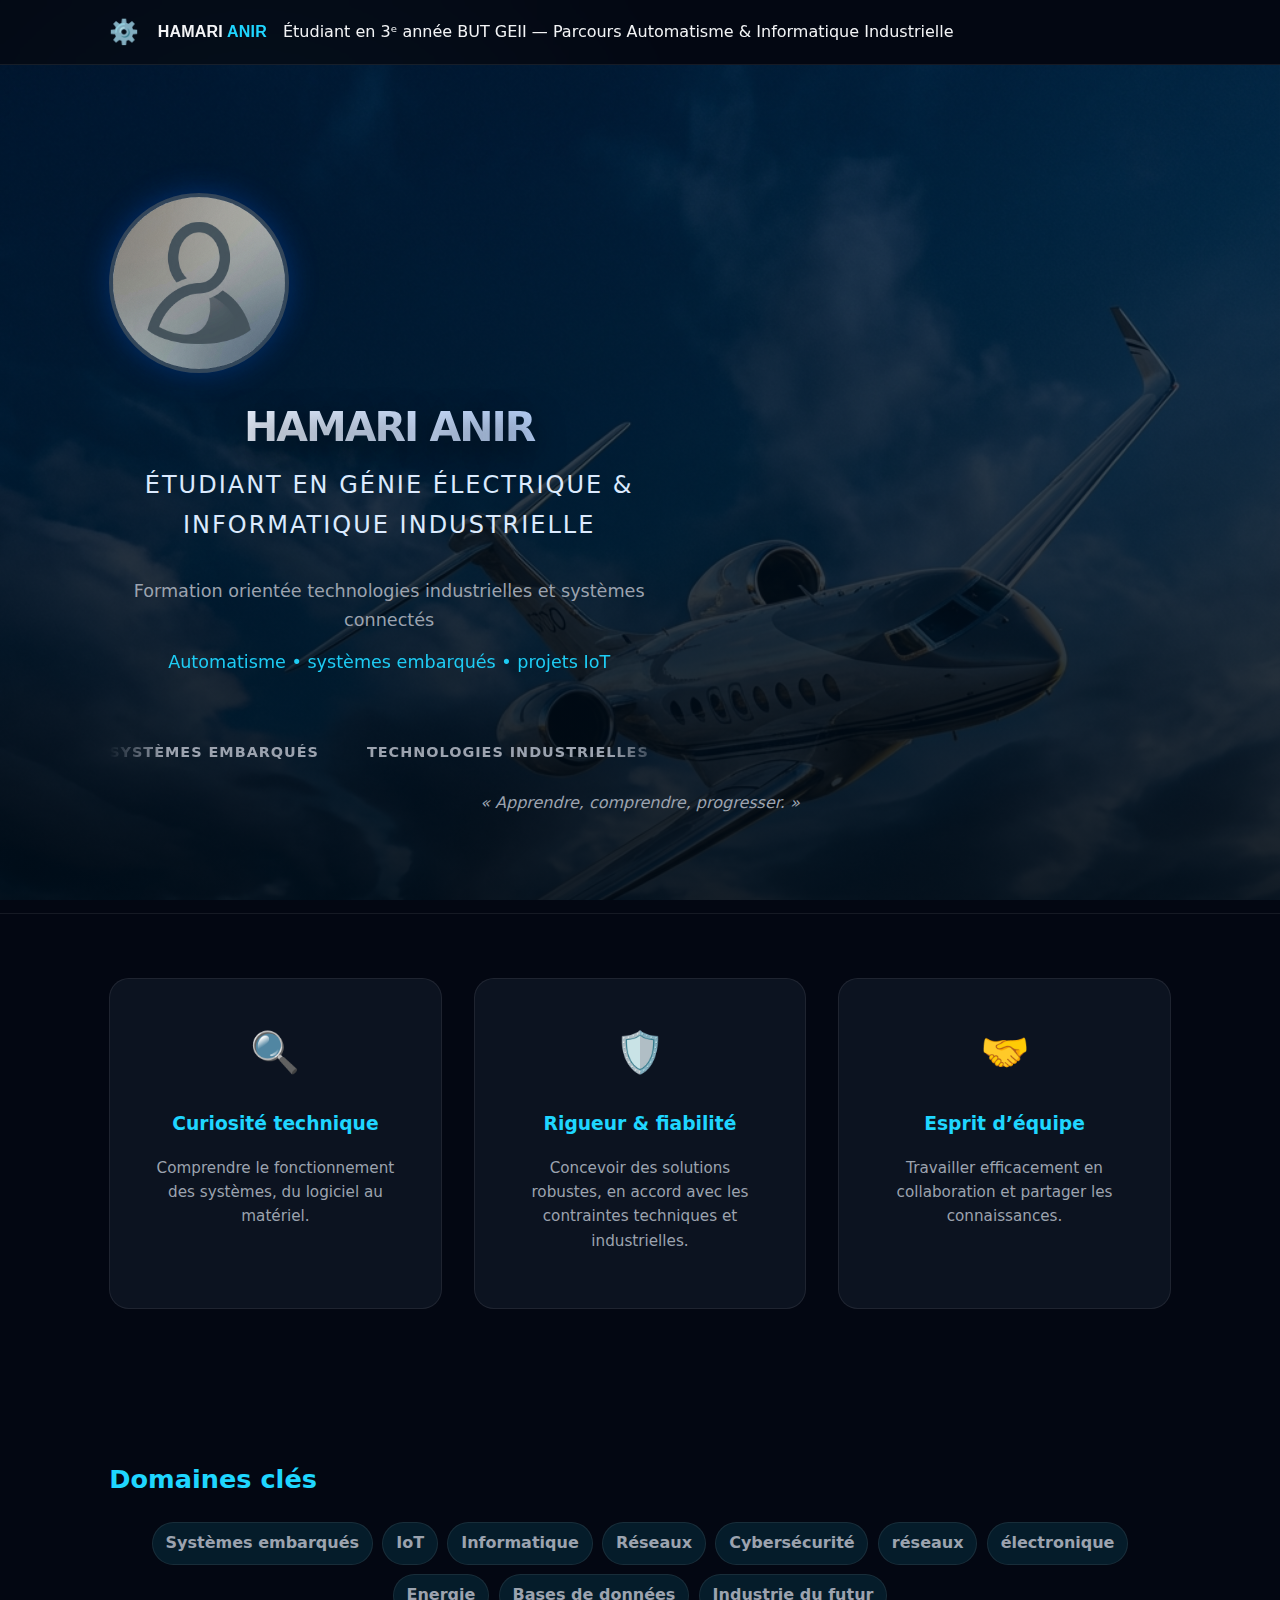
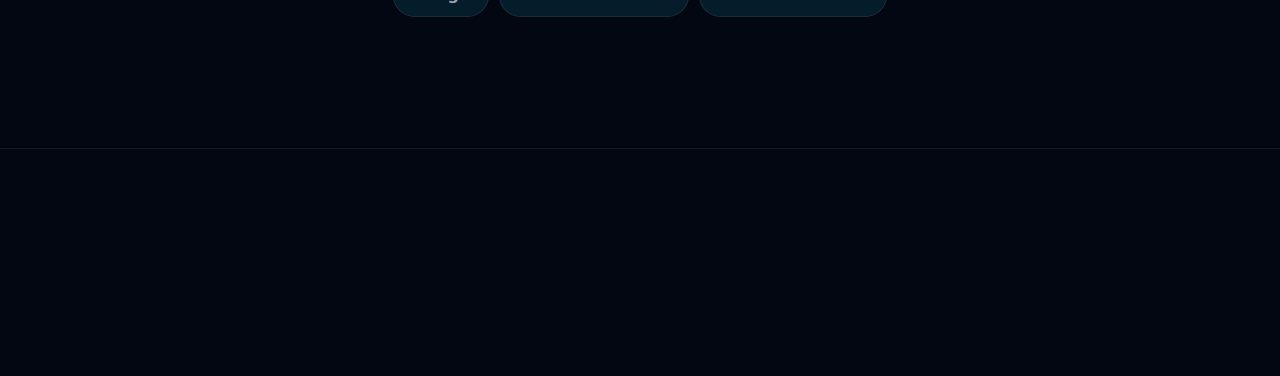
<file: index.html>
<!DOCTYPE html>
<html lang="fr" dir="ltr">

<head>
  <meta charset="UTF-8" />
  <meta name="viewport" content="width=device-width, initial-scale=1" />
  <title>Hamari Anir – Portfolio</title>
  <meta name="description"
    content="Portfolio de Hamari Anir (BUT GEII) : projets en automatisme, réseaux, cloud et cybersécurité." />

  <!-- Perf -->
  <link rel="preconnect" href="https://fonts.gstatic.com" crossorigin>
  <meta name="theme-color" content="#0B3D91" />
  <link rel="icon" href="assets/favicon.ico" />
  <link rel="canonical" href="https://areza-ma.github.io/portfolio/" />

  <!-- Social -->
  <meta property="og:title" content="Hamari Anir – Portfolio">
  <meta property="og:description" content="Projets en automatisme, réseaux, cloud & cybersécurité.">
  <meta property="og:type" content="website">
  <meta property="og:image" content="assets/preview.png">
  <meta name="twitter:card" content="summary_large_image">

  <link rel="stylesheet" href="assets/css/style.css" />
</head>

<body data-theme="system">
  <!-- Lien d’évitement -->
  <!-- <a class="skip-link" href="#contenu">Aller au contenu</a>

  <!-- En-tête & nav -->
  <header class="site-header" role="banner">
    <div class="container header-bar">
      <a class="brand" href="index.html" aria-label="Accueil Hamari Anir">
        <span class="brand-icon">⚙️</span>
        <span class="brand-text">HAMARI <span class="brand-accent">ANIR</span></span>
      </a>
      <div class="header-tagline">Étudiant en 3ᵉ année BUT GEII — Parcours Automatisme & Informatique Industrielle</div>
    </div>
  </header>

  <main id="contenu" tabindex="-1">
    <section class="hero-block reveal">
      <div class="container hero-grid centered-hero">

        <!-- Photo Profile -->
        <div class="profile-photo-container">
          <img src="assets/photo_placeholder.png" alt="Hamari Anir" class="profile-photo">
        </div>

        <div class="hero-text full-width">
          <h1 class="hero-title-huge reveal delay-1">HAMARI <span class="accent">ANIR</span></h1>
          <h2 class="hero-subtitle reveal delay-2">Étudiant en Génie Électrique & Informatique Industrielle</h2>

          <p class="lead reveal delay-3">
            Formation orientée technologies industrielles et systèmes connectés
            <br>
            <span class="highlight-text">Automatisme • systèmes embarqués • projets IoT</span>
          </p>

          <!-- Ticker Déroulant (Dynamisme Max) -->
          <div class="tech-ticker reveal delay-3">
            <div class="ticker-track">
              <span class="ticker-item">Systèmes embarqués</span>
<span class="ticker-item">Technologies industrielles</span>
<span class="ticker-item">Programmation</span>
<span class="ticker-item">Objets connectés</span>
<span class="ticker-item">Formation en cours</span>

<!-- Repeat -->
<span class="ticker-item">Systèmes embarqués</span>
<span class="ticker-item">Technologies industrielles</span>
<span class="ticker-item">Programmation</span>
<span class="ticker-item">Objets connectés</span>
<span class="ticker-item">Formation en cours</span>


            </div>
          </div>

        </div>
      </div>

      <blockquote class="quote reveal delay-3">
        «&nbsp;Apprendre, comprendre, progresser.&nbsp;»
      </blockquote>
    </section>

    <!-- Section Valeurs / Approche (Déroulement au scroll) -->
    <section class="values-section reveal">
      <div class="container">
        <div class="values-grid">
          <div class="value-card reveal delay-1">
            <div class="value-icon">🔍</div>
           <h3>Curiosité technique</h3>
          <p>Comprendre le fonctionnement des systèmes, du logiciel au matériel.</p>
          </div>
          <div class="value-card reveal delay-2">
            <div class="value-icon">🛡️</div>
         <h3>Rigueur & fiabilité</h3>
          <p>Concevoir des solutions robustes, en accord avec les contraintes techniques et industrielles.</p>

          </div>
          <div class="value-card reveal delay-3">
            <div class="value-icon">🤝</div>
            <h3>Esprit d’équipe</h3>
            <p>Travailler efficacement en collaboration et partager les connaissances.</p>

          </div>
        </div>
      </div>
    </section>

    <section class="highlights reveal" aria-labelledby="skills-title">
      <div class="container">
        <h2 id="skills-title" class="h2">Domaines clés</h2>
        <ul class="pill-list" role="list">
          <li class="pill">Systèmes embarqués</li>
          <li class="pill">IoT</li>
          <li class="pill">Informatique</li>
          <li class="pill">Réseaux </li>
          <li class="pill">Cybersécurité</li>
          <li class="pill">réseaux</li>
          <li class="pill">électronique</li>
          <li class="pill">Energie</li>
          <li class="pill">Bases de données</li>
          <li class="pill">Industrie du futur</li>
          
          
        </ul>
      </div>
    </section>
  </main>

  <footer class="site-footer" role="contentinfo">
    <div class="container footer-content animate">
      <div class="footer-icons-row">
        <a href="index.html" class="footer-icon-link active" aria-label="Accueil">
          <span class="icon">🏠</span>
          <span class="text">Accueil</span>
        </a>
        <a href="about.html" class="footer-icon-link" aria-label="Compétences">
          <span class="icon">👤</span>
          <span class="text">À propos</span>
        </a>
        <a href="projects.html" class="footer-icon-link" aria-label="Projets">
          <span class="icon">💼</span>
          <span class="text">Projets</span>
        </a>
        <a href="contact.html" class="footer-icon-link" aria-label="Contact">
          <span class="icon">✉️</span>
          <span class="text">Contact</span>
        </a>
      </div>
      <p class="copyright">&copy; 2026 Hamari Anir. Tous droits réservés.</p>
    </div>
  </footer>

  <!-- Données structurées -->
  <script type="application/ld+json">
  {
    "@context": "https://schema.org",
    "@type": "Person",
    "name": "Hamari Anir",
    "jobTitle": "Étudiant BUT GEII",
    "url": "https://areza-ma.github.io/portfolio/",
    "sameAs": ["https://www.linkedin.com/in/anir-hamari/"]
  }
  </script>

  <noscript>
    <style>
      .nav-toggle {
        display: none
      }
    </style>
  </noscript>
  <script src="assets/js/main.js" defer></script>
</body>

</html>
</file>
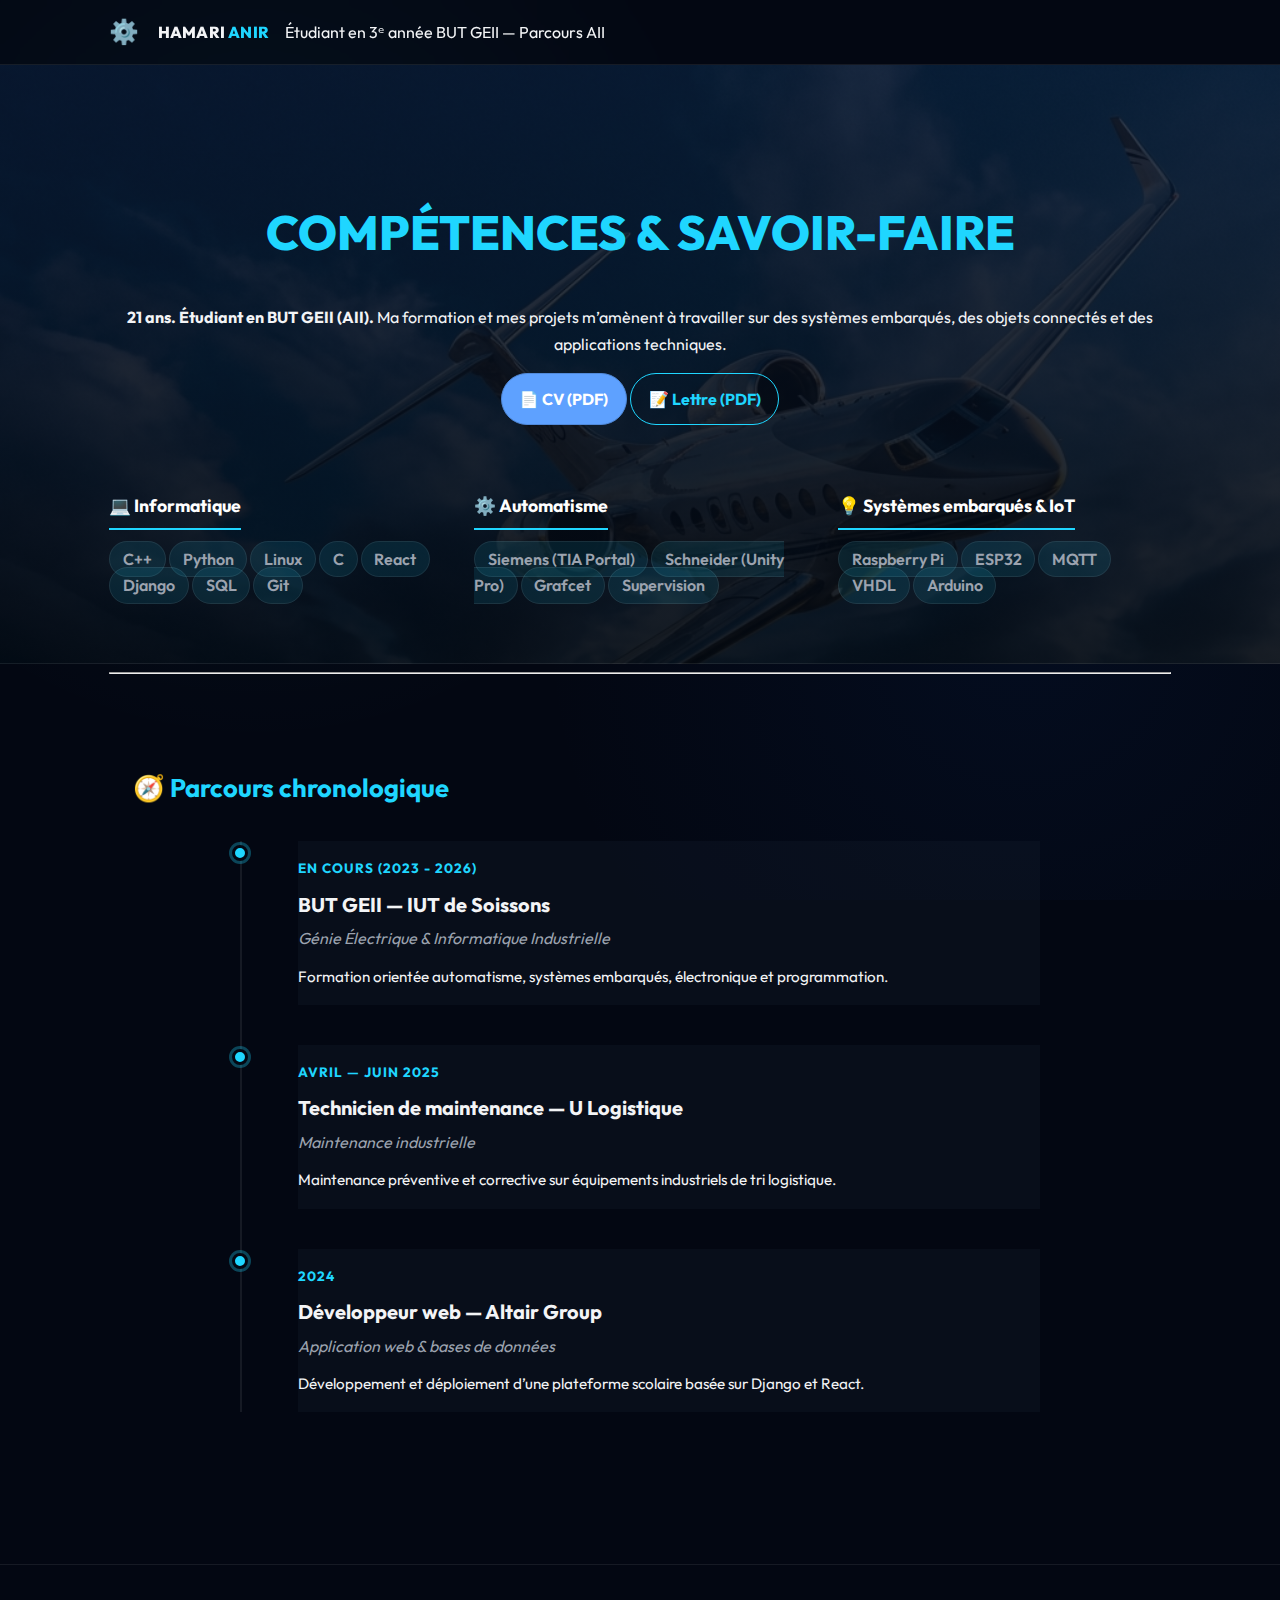
<file: about.html>
<!DOCTYPE html>
<html lang="fr" data-theme="dark">

<head>
  <meta charset="UTF-8">
  <meta name="description" content="Profil de Hamari Anir - Passionné IoT & Systèmes Embarqués">
  <meta name="viewport" content="width=device-width, initial-scale=1.0">
  <title>Compétences | Hamari Anir</title>

  <!-- Fonts & Icons -->
  <link rel="preconnect" href="https://fonts.googleapis.com">
  <link rel="preconnect" href="https://fonts.gstatic.com" crossorigin>
  <link href="https://fonts.googleapis.com/css2?family=Outfit:wght@300;500;700;900&display=swap" rel="stylesheet">

  <link rel="stylesheet" href="assets/css/style.css">
</head>

<body>

  <header class="site-header" role="banner">
    <div class="container header-bar">
      <a class="brand" href="index.html" aria-label="Accueil Hamari Anir">
        <span class="brand-icon">⚙️</span>
        <span class="brand-text">HAMARI <span class="brand-accent">ANIR</span></span>
      </a>
      <div class="header-tagline">Étudiant en 3ᵉ année BUT GEII — Parcours AII</div>
    </div>
  </header>

  <main id="contenu" tabindex="-1">

    <!-- Section Intro "Synthetic" -->
    <section class="about-hero animate">
      <div class="container about-grid">

        <div class="about-text">
          <h1 class="section-title">Compétences & <span class="accent">savoir-faire</span></h1>
          <p class="lead-text">
            <strong>21 ans. Étudiant en BUT GEII (AII).</strong> Ma formation et mes projets m’amènent à travailler sur
            des systèmes embarqués, des objets connectés et des applications techniques.
          </p>

          <div class="cta-row">
            <a href="cvanir.pdf.pdf" class="btn btn-primary" target="_blank" rel="noopener" download>📄 CV (PDF)</a>
            <a href="ltmotiv.pdf" class="btn btn-outline" target="_blank" rel="noopener" download>📝 Lettre (PDF)</a>
          </div>
        </div>

        <!-- Skills Visuels (Original Exact) -->
        <div class="skills-visual">
          <div class="skill-category">
            <h3>💻 Informatique</h3>
            <div class="skill-tags">
              <span class="pill">C++</span>
              <span class="pill">Python</span>
              <span class="pill">Linux</span>
              <span class="pill">C</span>
              <span class="pill">React</span>
              <span class="pill">Django</span>
              <span class="pill">SQL</span>
              <span class="pill">Git</span>
            </div>
          </div>

          <div class="skill-category">
            <h3>⚙️ Automatisme</h3>
            <div class="skill-tags">
              <span class="pill">Siemens (TIA Portal)</span>
              <span class="pill">Schneider (Unity Pro)</span>
              <span class="pill">Grafcet</span>
              <span class="pill">Supervision</span>
            </div>
          </div>

          <div class="skill-category">
            <h3>💡 Systèmes embarqués & IoT</h3>
            <div class="skill-tags">
              <span class="pill">Raspberry Pi</span>
              <span class="pill">ESP32</span>
              <span class="pill">MQTT</span>
              <span class="pill">VHDL</span>
              <span class="pill">Arduino</span>
            </div>
          </div>
        </div>

      </div>
    </section>

    <div class="container">
      <hr class="divider">

      <!-- Timeline -->
      <section class="timeline-section animate">
        <h2>🧭 Parcours chronologique</h2>
        <div class="timeline">

          <!-- Item 1 -->
          <div class="timeline-item">
            <div class="timeline-marker"></div>
            <div class="timeline-content">
              <span class="date">En cours (2023 - 2026)</span>
              <h3>BUT GEII — IUT de Soissons</h3>
              <h4>Génie Électrique & Informatique Industrielle</h4>
              <p>Formation orientée automatisme, systèmes embarqués, électronique et programmation.</p>
            </div>
          </div>

          <!-- Item 2 -->
          <div class="timeline-item">
            <div class="timeline-marker"></div>
            <div class="timeline-content">
              <span class="date">Avril — Juin 2025</span>
              <h3>Technicien de maintenance — U Logistique</h3>
              <h4>Maintenance industrielle</h4>
              <p>Maintenance préventive et corrective sur équipements industriels de tri logistique.</p>
            </div>
          </div>

          <!-- Item 3 -->
          <div class="timeline-item">
            <div class="timeline-marker"></div>
            <div class="timeline-content">
              <span class="date">2024</span>
              <h3>Développeur web — Altair Group</h3>
              <h4>Application web & bases de données</h4>
              <p>Développement et déploiement d’une plateforme scolaire basée sur Django et React.</p>
            </div>
          </div>

        </div>
      </section>

    </div>
  </main>

  <footer class="site-footer" role="contentinfo">
    <div class="container footer-content animate">
      <div class="footer-icons-row">
        <a href="index.html" class="footer-icon-link" aria-label="Accueil">
          <span class="icon">🏠</span>
          <span class="text">Accueil</span>
        </a>
        <a href="about.html" class="footer-icon-link active" aria-label="Compétences">
          <span class="icon">👤</span>
          <span class="text">À propos</span>
        </a>
        <a href="projects.html" class="footer-icon-link" aria-label="Projets">
          <span class="icon">💼</span>
          <span class="text">Projets</span>
        </a>
        <a href="contact.html" class="footer-icon-link" aria-label="Contact">
          <span class="icon">✉️</span>
          <span class="text">Contact</span>
        </a>
      </div>
      <p class="copyright">&copy; 2026 Hamari Anir. Tous droits réservés.</p>
    </div>
  </footer>

  <script src="assets/js/main.js"></script>
</body>

</html>
</file>
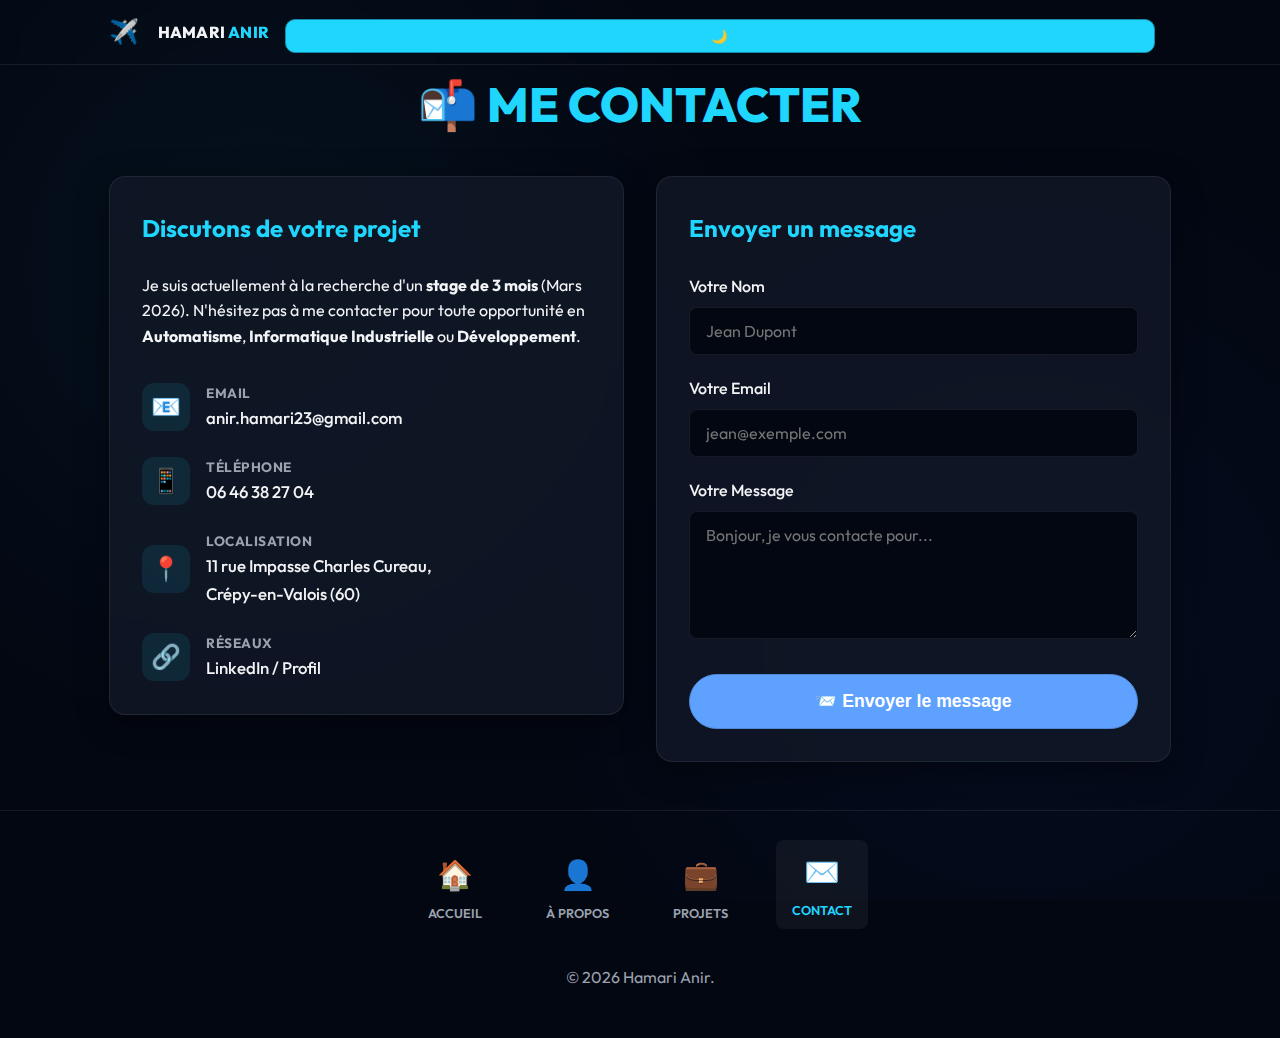
<file: contact.html>
<!DOCTYPE html>
<html lang="fr" data-theme="dark">

<head>
  <meta charset="UTF-8">
  <meta name="viewport" content="width=device-width, initial-scale=1.0">
  <title>📬 Contact - Hamari Anir</title>
  <link rel="stylesheet" href="assets/css/style.css">
  <link rel="preconnect" href="https://fonts.googleapis.com">
  <link rel="preconnect" href="https://fonts.gstatic.com" crossorigin>
  <link href="https://fonts.googleapis.com/css2?family=Outfit:wght@300;500;700;900&display=swap" rel="stylesheet">
  <meta name="description" content="📧 Contactez moi pour toute opportunité professionnelle (ou autres si besoin).">
</head>

<body>

  <header class="site-header" role="banner">
    <div class="container header-bar">
      <a class="brand" href="index.html" aria-label="Accueil Hamari Anir">
        <span class="brand-icon">✈️</span>
        <span class="brand-text">HAMARI <span class="brand-accent">ANIR</span></span>
      </a>
      <!-- Nav Removed -->
      <button id="dark-mode-toggle" class="btn btn-ghost" aria-label="Mode sombre">🌙</button>
    </div>
  </header>

  <main>
    <section id="contact" class="container animate">
      <h1 class="section-title">📬 Me Contacter</h1>

      <div class="contact-wrapper">
        <!-- Carte Infos -->
        <div class="contact-card">
          <div class="contact-header">
            <h2>Discutons de votre projet</h2>
            <p>
              Je suis actuellement à la recherche d'un <strong>stage de 3 mois</strong> (Mars 2026).
              N'hésitez pas à me contacter pour toute opportunité en <strong>Automatisme</strong>,
              <strong>Informatique Industrielle</strong> ou <strong>Développement</strong>.
            </p>
          </div>

          <ul class="contact-list">
            <li>
              <div class="icon-box">📧</div>
              <div class="info-content">
                <strong>Email</strong>
                <a href="mailto:anir.hamari23@gmail.com">anir.hamari23@gmail.com</a>
              </div>
            </li>
            <li>
              <div class="icon-box">📱</div>
              <div class="info-content">
                <strong>Téléphone</strong>
                <span>06 46 38 27 04</span>
              </div>
            </li>
            <li>
              <div class="icon-box">📍</div>
              <div class="info-content">
                <strong>Localisation</strong>
                <span>11 rue Impasse Charles Cureau,<br>Crépy-en-Valois (60)</span>
              </div>
            </li>
            <li>
              <div class="icon-box">🔗</div>
              <div class="info-content">
                <strong>Réseaux</strong>
                <a href="https://linkedin.com/in/anir-hamari" target="_blank" rel="noopener">LinkedIn / Profil</a>
              </div>
            </li>
          </ul>
        </div>

        <!-- Carte Formulaire -->
        <div class="form-card">
          <h2>Envoyer un message</h2>
          <form action="#" method="post">
            <div class="form-group">
              <label for="name">Votre Nom</label>
              <input type="text" id="name" name="name" placeholder="Jean Dupont" required>
            </div>

            <div class="form-group">
              <label for="email">Votre Email</label>
              <input type="email" id="email" name="email" placeholder="jean@exemple.com" required>
            </div>

            <div class="form-group">
              <label for="message">Votre Message</label>
              <textarea id="message" name="message" rows="5" placeholder="Bonjour, je vous contacte pour..."
                required></textarea>
            </div>

            <button type="submit" class="btn btn-primary full-width">📨 Envoyer le message</button>
          </form>
        </div>
      </div>
    </section>
  </main>

  <footer class="site-footer">
    <div class="container footer-content animate">
      <div class="footer-icons-row">
        <a href="index.html" class="footer-icon-link" aria-label="Accueil">
          <span class="icon">🏠</span>
          <span class="text">Accueil</span>
        </a>
        <a href="about.html" class="footer-icon-link" aria-label="Compétences">
          <span class="icon">👤</span>
          <span class="text">À propos</span>
        </a>
        <a href="projects.html" class="footer-icon-link" aria-label="Projets">
          <span class="icon">💼</span>
          <span class="text">Projets</span>
        </a>
        <a href="contact.html" class="footer-icon-link active" aria-label="Contact">
          <span class="icon">✉️</span>
          <span class="text">Contact</span>
        </a>
      </div>
      <p class="copyright">&copy; 2026 Hamari Anir.</p>
    </div>
  </footer>

  <script src="assets/js/main.js"></script>
</body>

</html>
</file>
<file: assets/css/style.css>
/* =========================================
   Thème & Accessibilité (NASA-like)
   ========================================= */
:root {
  /* NASA / Premium Palette */
  --bg: #030712;
  --bg-secondary: #0b1120;
  --card: rgba(17, 24, 39, 0.7);
  --card-bg: rgba(17, 24, 39, 0.8);
  --text: #f3f4f6;
  --muted: #9ca3af;
  --primary: #5ea1ff;
  --accent: #1fd6ff;
  --accent-glow: rgba(31, 214, 255, 0.4);
  --border: rgba(255, 255, 255, 0.08);
  --radius: 12px;
  --shadow: 0 8px 32px 0 rgba(0, 0, 0, 0.4);
  --glass: blur(12px);
  --spacing: 1.5rem;
}

body[data-theme="light"] {
  --bg: #f7fbff;
  --bg-2: #eef4fb;
  --text: #0e1116;
  --muted: #5b6370;
  --primary: #0B3D91;
  --accent: #00bfe6;
  --card: #ffffffea;
  --border: #e3e7ee;
  --shadow: 0 10px 30px rgba(0, 0, 0, .08);
}

body.dark,
body[data-theme="dark"] {
  --bg: #0a0f17;
  --bg-2: #0d1522;
  --text: #e8eef7;
  --muted: #a9b1c2;
  --primary: #5ea1ff;
  --accent: #1ed6ff;
  --card: #0f1b2b80;
  --border: #18314a;
  --shadow: 0 12px 36px rgba(0, 0, 0, .35);
}

/* =========================================
   Fond & Typo
   ========================================= */
* {
  box-sizing: border-box
}

html,
body {
  height: 100%
}

body {
  margin: 0;
  font-family: 'Outfit', ui-sans-serif, system-ui;
  color: var(--text);
  background:
    radial-gradient(circle at 20% 30%, rgba(31, 214, 255, 0.05) 0%, transparent 40%),
    radial-gradient(circle at 80% 70%, rgba(11, 61, 145, 0.1) 0%, transparent 40%),
    var(--bg);
  background-attachment: fixed;
  background-size: cover;
  line-height: 1.65;
}

/* Animation de fond (douce) */
@keyframes gradientFlow {
  0% {
    filter: hue-rotate(0deg)
  }

  50% {
    filter: hue-rotate(10deg)
  }

  100% {
    filter: hue-rotate(0deg)
  }
}

body {
  animation: gradientFlow 30s ease-in-out infinite
}

@media (prefers-reduced-motion: reduce) {
  body {
    animation: none
  }
}

/* Conteneur global réutilisable */
.container {
  max-width: 1100px;
  margin: 0 auto;
  padding: 0 1.2rem
}

/* Focus accessible */
:focus-visible {
  outline: 2px solid var(--accent);
  outline-offset: 3px;
  border-radius: 8px;
}

/* =========================================
   Header collant (sobre NASA)
   ========================================= */
.site-header {
  position: sticky;
  top: 0;
  z-index: 50;
  background: color-mix(in srgb, var(--bg-2) 80%, transparent);
  backdrop-filter: blur(8px);
  border-bottom: 1px solid var(--border);
}

.header-bar {
  display: grid;
  grid-template-columns: auto 1fr auto;
  align-items: center;
  min-height: 64px;
  gap: 1rem;
}

.brand {
  display: inline-flex;
  align-items: center;
  gap: .6rem;
  text-decoration: none;
  color: inherit;
  font-weight: 700
}

.brand-mark {
  width: 28px;
  height: 28px;
  border-radius: 50%;
  display: grid;
  place-items: center;
  background: var(--primary);
  color: #fff;
  font-weight: 800
}

.brand-text {
  letter-spacing: .2px
}

.primary-nav ul {
  list-style: none;
  display: flex;
  gap: .6rem;
  margin: 0;
  padding: 0
}

.primary-nav a {
  text-decoration: none;
  color: inherit;
  padding: .5rem .75rem;
  border-radius: 10px;
}

.primary-nav a:hover {
  background: color-mix(in srgb, var(--accent) 10%, transparent)
}

.primary-nav a.active,
[aria-current="page"] {
  color: var(--accent)
}

/* Mobile */
.nav-toggle {
  display: none
}

@media (max-width:820px) {
  .primary-nav ul {
    display: none
  }

  .primary-nav[data-open="true"] ul {
    display: flex;
    position: absolute;
    right: 1rem;
    top: 64px;
    flex-direction: column;
    background: var(--bg-2);
    border: 1px solid var(--border);
    border-radius: 12px;
    padding: .5rem;
    box-shadow: var(--shadow);
    min-width: 220px;
  }

  .nav-toggle {
    display: inline-flex;
    align-items: center;
    gap: .4rem;
    border: 1px solid var(--border);
    padding: .45rem .7rem;
    border-radius: 10px;
    background: var(--bg-2);
    color: var(--text)
  }
}

/* =========================================
   Sections Générales
   ========================================= */
section {
  padding: 4rem 1.5rem;
}

.section-title,
h1 {
  text-align: center;
  font-size: clamp(2rem, 3vw, 2.8rem);
  margin: 0 0 2rem;
  color: var(--accent);
}

h2 {
  font-size: 1.6rem;
  color: var(--accent)
}

.intro-text {
  font-size: 1.05rem;
  color: var(--muted);
  text-align: center;
  margin: 0 auto 2rem;
  max-width: 820px;
}

/* =========================================
   Hero
   ========================================= */
.hero-block {
  padding: 4rem 1.5rem;
  border-bottom: 1px solid var(--border)
}

.hero-container {
  display: flex;
  align-items: center;
  justify-content: center;
  gap: 3rem;
  flex-wrap: wrap;
  max-width: 1200px;
  margin: auto;
}

.hero-image {
  max-width: 350px;
  width: 100%;
  border-radius: 15px;
  box-shadow: 0 0 20px rgba(0, 212, 255, .2)
}

.hero-image.large {
  max-width: 520px;
  width: 100%
}

.hero-text {
  flex: 1;
  min-width: 280px;
  max-width: 560px;
  color: var(--text)
}

.hero-text h1 {
  font-size: clamp(1.9rem, 3.2vw, 2.6rem);
  margin: 0 0 1rem
}

.hero-text h1 span {
  color: var(--accent)
}

.hero-text p {
  font-size: 1.1rem;
  margin: 0 0 1.2rem;
  color: var(--muted)
}

.hero-block blockquote {
  font-style: italic;
  color: var(--muted);
  text-align: center;
  margin-top: 1.6rem;
  font-size: 1rem
}

/* Responsive hero */
@media (max-width:768px) {
  .hero-container {
    flex-direction: column;
    text-align: center
  }

  .hero-text {
    text-align: center
  }
}

/* =========================================
   Boutons
   ========================================= */
.btn,
.btn-download,
.btn-primary,
.btn-outline,
.btn-ghost {
  display: inline-flex;
  align-items: center;
  justify-content: center;
  gap: .5rem;
  padding: .75rem 1.1rem;
  border-radius: 999px;
  text-decoration: none;
  cursor: pointer;
  transition: transform .06s ease, background .2s ease, border-color .2s ease;
  user-select: none;
  font-weight: 700
}

.btn:active,
.btn-download:active,
.btn-primary:active,
.btn-outline:active,
.btn-ghost:active {
  transform: translateY(1px)
}

.btn-primary {
  background: var(--primary);
  color: #fff;
  border: 1px solid color-mix(in srgb, var(--primary) 85%, #000)
}

.btn-primary:hover {
  background: color-mix(in srgb, var(--primary) 88%, #000)
}

.btn-outline {
  background: transparent;
  color: var(--accent);
  border: 1px solid var(--accent)
}

.btn-outline:hover {
  background: color-mix(in srgb, var(--accent) 12%, transparent)
}

.btn-ghost {
  background: transparent;
  border: 1px solid var(--border);
  color: var(--text)
}

.btn-ghost:hover {
  background: color-mix(in srgb, var(--accent) 8%, transparent)
}

/* Compat avec ton ancien nom */
.btn-download {
  background-color: var(--accent);
  color: #000;
  border: 1px solid color-mix(in srgb, var(--accent) 70%, #000)
}

.btn-download:hover {
  background-color: color-mix(in srgb, var(--accent) 85%, #000)
}

/* =========================================
   Grille de projets
   ========================================= */
#projects .project {
  background: var(--card);
  border: 1px solid var(--border);
  backdrop-filter: var(--glass);
  border-radius: var(--radius);
  padding: 1.6rem;
  margin-bottom: 2rem;
  box-shadow: var(--shadow);
  transition: transform .25s ease, box-shadow .25s ease;
}

#projects .project:hover {
  transform: translateY(-6px);
  box-shadow: 0 18px 40px rgba(0, 0, 0, 0.6);
  border-color: var(--accent);
}

/* Petites pastilles (filtres/stack) */
.project-img {
  width: min(100%, 520px);
  height: auto;
  border-radius: 12px;
  margin: 1rem auto;
  display: block;
}

/* --- Contact Section Premium --- */
.contact-wrapper {
  display: grid;
  grid-template-columns: repeat(auto-fit, minmax(320px, 1fr));
  gap: 2rem;
  margin-top: 2rem;
  align-items: start;
}

.contact-card,
.form-card {
  background: var(--card-bg);
  padding: 2rem;
  border-radius: 16px;
  border: 1px solid var(--border);
  box-shadow: var(--shadow);
  backdrop-filter: var(--glass);
}

.contact-card h2,
.form-card h2 {
  font-size: 1.5rem;
  margin-top: 0;
  margin-bottom: 1.5rem;
  color: var(--accent);
}

.contact-header p {
  font-size: 1rem;
  color: var(--text);
  line-height: 1.6;
  margin-bottom: 2rem;
}

/* Liste infos contact */
.contact-list {
  list-style: none;
  padding: 0;
  margin: 0;
  display: flex;
  flex-direction: column;
  gap: 1.5rem;
}

.contact-list li {
  display: flex;
  align-items: center;
  gap: 1rem;
}

.icon-box {
  background: color-mix(in srgb, var(--accent) 10%, transparent);
  color: var(--accent);
  width: 48px;
  height: 48px;
  border-radius: 12px;
  display: flex;
  align-items: center;
  justify-content: center;
  font-size: 1.5rem;
  flex-shrink: 0;
}

.info-content {
  display: flex;
  flex-direction: column;
}

.info-content strong {
  font-size: 0.85rem;
  text-transform: uppercase;
  color: var(--muted);
  letter-spacing: 0.5px;
}

.info-content a,
.info-content span {
  font-size: 1.05rem;
  color: var(--text);
  text-decoration: none;
  font-weight: 500;
}

.info-content a:hover {
  text-decoration: underline;
  color: var(--accent);
}

/* Formulaire Design */
.form-group {
  margin-bottom: 1.25rem;
}

.form-group label {
  display: block;
  margin-bottom: 0.5rem;
  font-weight: 500;
  color: var(--text);
}

.form-group input,
.form-group textarea {
  width: 100%;
  padding: 0.8rem 1rem;
  border-radius: 8px;
  border: 1px solid var(--border);
  background: var(--bg);
  color: var(--text);
  font-family: inherit;
  font-size: 1rem;
  transition: border-color 0.2s, box-shadow 0.2s;
}

.form-group input:focus,
.form-group textarea:focus {
  outline: none;
  border-color: var(--accent);
  box-shadow: 0 0 0 3px color-mix(in srgb, var(--accent) 20%, transparent);
}

.btn.full-width {
  width: 100%;
  padding: 1rem;
  font-size: 1.1rem;
  margin-top: 0.5rem;
}

/* --- Timeline Premium --- */
.timeline {
  position: relative;
  max-width: 800px;
  margin: 2rem auto;
  padding-left: 2rem;
  border-left: 2px solid var(--border);
}

.timeline-item {
  position: relative;
  margin-bottom: 2.5rem;
  padding-left: 1.5rem;
}

.timeline-marker {
  position: absolute;
  left: -2.6rem;
  /* Ajusté pour centrer sur la ligne */
  top: 0.25rem;
  width: 16px;
  height: 16px;
  background: var(--accent);
  border: 3px solid var(--bg);
  border-radius: 50%;
  box-shadow: 0 0 0 3px color-mix(in srgb, var(--accent) 30%, transparent);
}

.timeline-content {
  background: color-mix(in srgb, var(--card-bg) 50%, transparent);
  padding: 1rem 0;
  /* Minimaliste, pas de grosse boîte */
}

.timeline-content .date {
  font-size: 0.85rem;
  font-weight: 700;
  color: var(--accent);
  text-transform: uppercase;
  letter-spacing: 1px;
  margin-bottom: 0.5rem;
  display: block;
}

.timeline-content h3 {
  font-size: 1.25rem;
  margin: 0;
  margin-bottom: 0.3rem;
  color: var(--text);
}

.timeline-content h4 {
  font-size: 1rem;
  margin: 0;
  margin-bottom: 0.8rem;
  color: var(--muted);
  font-weight: 400;
  font-style: italic;
}

.timeline-content p {
  margin: 0;
  font-size: 0.95rem;
  line-height: 1.6;
}

/* --- End Timeline --- */
/* --- Nouveau Design Carte Projet --- */
.project-header {
  display: flex;
  justify-content: space-between;
  align-items: flex-start;
  margin-bottom: 1rem;
  flex-wrap: wrap;
  gap: 0.5rem;
}

.project-header h2 {
  font-size: 1.4rem;
  margin: 0;
  text-align: left;
}

.badge {
  background: color-mix(in srgb, var(--accent) 15%, transparent);
  color: var(--accent);
  padding: 0.25rem 0.6rem;
  border-radius: 6px;
  font-size: 0.85rem;
  font-weight: 700;
  border: 1px solid color-mix(in srgb, var(--accent) 30%, transparent);
}

.project-summary {
  font-size: 1.05rem;
  color: var(--text);
  margin-bottom: 1.2rem;
  font-style: italic;
}

.project-details {
  display: flex;
  flex-direction: column;
  gap: 1rem;
  margin-top: 1rem;
  padding-top: 1rem;
  border-top: 1px solid var(--border);
}

.detail-block strong {
  display: block;
  text-transform: uppercase;
  font-size: 0.75rem;
  color: var(--muted);
  letter-spacing: 1px;
  margin-bottom: 0.3rem;
}

.detail-block p,
.detail-block ul {
  margin: 0;
  font-size: 0.95rem;
}

.detail-block ul {
  padding-left: 1.2rem;
}

.detail-block ul li {
  margin-bottom: 0.2rem;
}

/* Petites pastilles (filtres/stack) */
.pill-list {
  display: flex;
  gap: .6rem;
  flex-wrap: wrap;
  justify-content: center;
  margin: 0 0 1.2rem;
  padding: 0;
  list-style: none
}

/* Hero Modernisé - Version Aviation/IoT */
.hero-block {
  padding: 8rem 1rem 6rem;
  /* Plus d'espace */
  text-align: center;
  background:
    linear-gradient(to bottom, rgba(0, 20, 40, 0.6), rgba(0, 10, 20, 0.9)),
    url('../hero-bg-plane.png');
  background-size: cover;
  background-position: center top;
  background-attachment: fixed;
  position: relative;
  overflow: hidden;
  border-bottom: 1px solid var(--border);
  color: #fff;
  /* Ensure text is white on dark background */
}

.profile-photo-container {
  margin-bottom: 2rem;
  animation: float 6s ease-in-out infinite;
}

.profile-photo {
  width: 180px;
  height: 180px;
  border-radius: 50%;
  border: 4px solid rgba(255, 255, 255, 0.2);
  object-fit: cover;
  box-shadow: 0 0 30px rgba(0, 100, 255, 0.3);
}

.hero-title-huge {
  font-size: clamp(3rem, 8vw, 6rem);
  /* HUGE responsiveness */
  font-weight: 900;
  margin: 0;
  line-height: 1.1;
  text-transform: uppercase;
  letter-spacing: -2px;
  background: linear-gradient(to right, #ffffff, #a5c9ff);
  -webkit-background-clip: text;
  background-clip: text;
  -webkit-text-fill-color: transparent;
  text-shadow: 0 10px 30px rgba(0, 0, 0, 0.5);
}

.hero-subtitle {
  font-size: 1.5rem;
  font-weight: 300;
  color: #dbeafe;
  letter-spacing: 2px;
  margin-top: 0.5rem;
  margin-bottom: 2rem;
  text-transform: uppercase;
}

.lead {
  font-size: 1.25rem;
  max-width: 600px;
  margin: 0 auto;
  color: #e0f2fe;
}

/* --- Synthetic About Hero --- */
.about-hero {
  padding: 8rem 1rem 4rem;
  text-align: center;
  background:
    linear-gradient(to bottom, rgba(10, 20, 40, 0.8), rgba(0, 5, 10, 0.95)),
    url('../hero-bg-plane.png');
  background-size: cover;
  background-position: center;
  background-attachment: fixed;
  border-bottom: 1px solid var(--border);
}

.section-title {
  font-size: 3rem;
  font-weight: 800;
  margin-bottom: 2rem;
  text-transform: uppercase;
}

.stats-row {
  display: flex;
  justify-content: center;
  gap: 3rem;
  margin: 2rem 0;
  flex-wrap: wrap;
}

.stat-item {
  display: flex;
  flex-direction: column;
}

.stat-number {
  font-size: 3rem;
  font-weight: 900;
  color: var(--accent);
  line-height: 1;
}

.stat-label {
  font-size: 0.9rem;
  text-transform: uppercase;
  letter-spacing: 1px;
  color: var(--muted);
}

/* --- Visual Skills --- */
.skills-visual {
  margin-top: 3rem;
  display: grid;
  grid-template-columns: repeat(auto-fit, minmax(250px, 1fr));
  gap: 2rem;
  text-align: left;
}

.skill-category h3 {
  font-size: 1.1rem;
  margin-bottom: 1rem;
  color: #fff;
  border-bottom: 2px solid var(--accent);
  padding-bottom: 0.5rem;
  display: inline-block;
}

/* --- Footer Refinement (Icon Row) --- */
.footer-icons-row {
  display: flex;
  justify-content: center;
  gap: 2rem;
  margin-bottom: 2rem;
  flex-wrap: wrap;
}

.footer-icon-link {
  display: flex;
  flex-direction: column;
  align-items: center;
  color: var(--muted);
  text-decoration: none;
  transition: all 0.3s ease;
  padding: 0.5rem 1rem;
  border-radius: 8px;
}

.footer-icon-link:hover,
.footer-icon-link.active {
  color: var(--accent);
  background: rgba(255, 255, 255, 0.05);
  transform: translateY(-3px);
}

.footer-icon-link .icon {
  font-size: 1.8rem;
  margin-bottom: 0.25rem;
}

.footer-icon-link .text {
  font-size: 0.8rem;
  font-weight: 600;
  text-transform: uppercase;
}

.linkedin-btn {
  display: inline-block;
  margin-top: 1rem;
  color: var(--text);
  font-weight: 500;
  border: 1px solid var(--border);
  padding: 0.5rem 1rem;
  border-radius: 99px;
  transition: all 0.2s;
}

.linkedin-btn:hover {
  border-color: #0077b5;
  color: #0077b5;
  background: rgba(0, 119, 181, 0.1);
}

/* --- Project Switcher --- */
.projects-intro {
  text-align: center;
  margin-bottom: 2rem;
}

.project-switch {
  display: inline-flex;
  background: rgba(255, 255, 255, 0.1);
  padding: 0.5rem;
  border-radius: 99px;
  border: 1px solid rgba(255, 255, 255, 0.2);
  margin-top: 1.5rem;
}

.switch-btn {
  padding: 0.5rem 1.5rem;
  border-radius: 99px;
  color: var(--muted);
  text-decoration: none;
  font-weight: 600;
  transition: all 0.3s ease;
}

.switch-btn.active {
  background: var(--accent);
  color: #fff;
  box-shadow: 0 4px 15px rgba(0, 0, 0, 0.2);
}

.switch-btn:hover:not(.active) {
  color: #fff;
  background: rgba(255, 255, 255, 0.1);
}

/* --- Projects Hero (Tech Grid) --- */
.projects-hero {
  padding: 8rem 1rem 4rem;
  text-align: center;
  background-color: #0a1428;
  background-image:
    linear-gradient(rgba(10, 20, 40, 0.9), rgba(10, 20, 40, 0.95)),
    repeating-linear-gradient(transparent, transparent 50px, rgba(0, 212, 255, 0.05) 50px, rgba(0, 212, 255, 0.05) 51px),
    repeating-linear-gradient(90deg, transparent, transparent 50px, rgba(0, 212, 255, 0.05) 50px, rgba(0, 212, 255, 0.05) 51px);
  background-size: cover;
  border-bottom: 1px solid var(--border);
  position: relative;
  overflow: hidden;
}

/* --- Identity Cards (Hero) --- */
.identity-row {
  display: flex;
  justify-content: center;
  gap: 2rem;
  margin-top: 3rem;
  flex-wrap: wrap;
}

.identity-card {
  background: rgba(255, 255, 255, 0.1);
  backdrop-filter: blur(10px);
  -webkit-backdrop-filter: blur(10px);
  padding: 1.5rem;
  border-radius: 16px;
  border: 1px solid rgba(255, 255, 255, 0.2);
  width: 140px;
  text-align: center;
  transition: transform 0.3s ease, background 0.3s ease;
  box-shadow: 0 4px 15px rgba(0, 0, 0, 0.2);
  display: flex;
  flex-direction: column;
  align-items: center;
  gap: 0.5rem;
}

.identity-card:hover {
  transform: translateY(-5px);
  background: rgba(255, 255, 255, 0.2);
  border-color: var(--accent);
}

.id-icon {
  font-size: 2.5rem;
  margin-bottom: 0.25rem;
}

.identity-card span {
  font-size: 0.9rem;
  font-weight: 600;
  color: #fff;
  text-transform: uppercase;
  letter-spacing: 0.5px;
}

/* --- Styled Header (Override) --- */
.brand {
  font-family: 'Outfit', sans-serif;
  font-weight: 800;
  letter-spacing: 1px;
}

.brand-icon {
  font-size: 1.5rem;
  margin-right: 0.5rem;
}

.brand-accent {
  color: var(--accent);
}

/* Nav Link Polish */
.primary-nav ul li a {
  font-weight: 500;
  text-transform: uppercase;
  font-size: 0.85rem;
  letter-spacing: 1px;
}

.btn-nav-cta {
  background: var(--accent);
  color: #fff !important;
  padding: 0.4rem 1rem;
  border-radius: 4px;
  transition: background 0.2s;
}

.btn-nav-cta:hover {
  background: color-mix(in srgb, var(--accent), black 10%);
}

/* Animation flottante pour la photo */
@keyframes float {
  0% {
    transform: translateY(0px);
  }

  50% {
    transform: translateY(-10px);
  }

  100% {
    transform: translateY(0px);
  }
}

.pill {
  padding: .45rem .8rem;
  border-radius: 999px;
  background: color-mix(in srgb, var(--accent) 10%, transparent);
  border: 1px solid var(--border);
  color: var(--muted);
  font-weight: 600
}

/* =========================================
   Animations au scroll (douces)
   ========================================= */
.animate {
  opacity: 0;
  transform: translateY(24px);
  transition: opacity .6s ease, transform .6s ease
}

.animate.visible {
  opacity: 1;
  transform: none
}

@media (prefers-reduced-motion: reduce) {
  .animate {
    opacity: 1;
    transform: none;
    transition: none
  }
}

/* =========================================
   Footer
   ========================================= */
footer {
  background: linear-gradient(180deg, transparent, var(--bg-2));
  border-top: 1px solid var(--border);
  text-align: center;
  padding: 2rem 1rem;
  color: var(--muted);
  margin-top: 3rem;
}

footer nav ul {
  list-style: none;
  padding: 0;
  display: flex;
  justify-content: center;
  gap: 1.2rem;
  margin: 0 0 1rem;
}

footer nav a {
  color: var(--accent);
  text-decoration: none;
  font-weight: 700;
  padding: .35rem .6rem;
  border-radius: 8px
}

footer nav a:hover {
  background: color-mix(in srgb, var(--accent) 10%, transparent)
}

/* =========================================
   Bouton dark mode (compatible body.dark ET data-theme)
   ========================================= */
#dark-mode-toggle {
  margin-top: .5rem;
  background: var(--accent);
  border: 1px solid color-mix(in srgb, var(--accent) 65%, #000);
  color: #000;
  padding: .55rem 1rem;
  font-weight: 700;
  border-radius: 10px;
  cursor: pointer;
  transition: background .2s ease;
}

#dark-mode-toggle:hover {
  background: color-mix(in srgb, var(--accent) 85%, #000)
}

/* =========================================
   Utilitaires
   ========================================= */
img {
  max-width: 100%;
  height: auto;
  display: block
}

blockquote {
  margin: 0
}

/* --- Terminal Badge (New) --- */
.terminal-badge {
  display: inline-block;
  background: rgba(10, 15, 23, 0.85);
  /* Darker, more terminal-like */
  border: 1px solid var(--border);
  border-radius: 6px;
  padding: 0.5rem 1rem;
  font-family: 'Courier New', Courier, monospace;
  font-size: 0.9rem;
  color: var(--accent);
  margin-bottom: 2rem;
  box-shadow: 0 4px 15px rgba(0, 0, 0, 0.3);
  text-align: left;
}

.terminal-prompt {
  color: #27c93f;
  /* Green prompt */
  margin-right: 0.5rem;
  font-weight: 700;
}

.typing-text {
  color: #e0e0e0;
  border-right: 2px solid var(--accent);
  white-space: nowrap;
  overflow: hidden;
  display: inline-block;
  vertical-align: bottom;
  width: 0;
  animation:
    typing 3.5s steps(30, end) forwards,
    blinkCursor 0.8s step-end infinite;
  animation-delay: 1s;
  /* Wait a bit before typing */
  animation-fill-mode: forwards;
}

@keyframes typing {
  from {
    width: 0
  }

  to {
    width: 100%
  }
}

@keyframes blinkCursor {
  0% {
    border-right-color: var(--accent);
  }

  50% {
    border-right-color: transparent;
  }

  100% {
    border-right-color: var(--accent);
  }
}

.highlight-text {
  display: block;
  margin-top: 0.8rem;
  font-size: 1.1rem;
  color: var(--accent);
  font-weight: 400;
  opacity: 0.95;
}

/* --- Identity Cards (Refined) --- */
.identity-row {
  display: flex;
  justify-content: center;
  gap: 1.5rem;
  margin-top: 3rem;
  flex-wrap: wrap;
}

.identity-card {
  background: rgba(15, 27, 43, 0.6);
  backdrop-filter: blur(8px);
  border: 1px solid var(--border);
  padding: 1.5rem 2rem;
  border-radius: 16px;
  display: flex;
  flex-direction: column;
  align-items: center;
  gap: 0.8rem;
  transition: transform 0.3s ease, border-color 0.3s ease, box-shadow 0.3s ease;
  min-width: 160px;
}

.identity-card:hover {
  transform: translateY(-5px);
  border-color: var(--accent);
  box-shadow: 0 10px 30px rgba(30, 214, 255, 0.15);
}

.id-icon {
  font-size: 2.5rem;
  margin-bottom: 0.2rem;
}

.identity-card span {
  font-size: 1rem;
  font-weight: 600;
  color: #e0f2fe;
  letter-spacing: 0.5px;
}

/* --- Tech Ticker (Bonus) --- */
.tech-ticker {
  margin-top: 4rem;
  overflow: hidden;
  position: relative;
  width: 100%;
  max-width: 900px;
  margin-left: auto;
  margin-right: auto;
  mask-image: linear-gradient(to right, transparent, black 10%, black 90%, transparent);
}

.ticker-track {
  display: flex;
  gap: 3rem;
  width: max-content;
  animation: scrollTicker 20s linear infinite;
}

.ticker-item {
  color: var(--muted);
  font-weight: 600;
  font-size: 0.9rem;
  white-space: nowrap;
  text-transform: uppercase;
  letter-spacing: 1px;
}

@keyframes scrollTicker {
  0% {
    transform: translateX(0);
  }

  100% {
    transform: translateX(-50%);
  }
}

/* =========================================
   Toast Notification
   ========================================= */
.toast {
  position: fixed;
  bottom: -200px;
  right: 2rem;
  background: var(--card);
  border: 1px solid var(--accent);
  border-radius: 12px;
  padding: 1.25rem;
  display: flex;
  justify-content: space-between;
  align-items: center;
  gap: 1rem;
  box-shadow: var(--shadow);
  backdrop-filter: blur(8px);
  transition: bottom 0.4s cubic-bezier(0.68, -0.55, 0.265, 1.55);
  z-index: 1000;
  max-width: 400px;
  min-width: 320px;
}

.toast.show {
  bottom: 2rem;
}

.toast-content {
  display: flex;
  align-items: center;
  gap: 1rem;
}

.toast-icon {
  font-size: 2rem;
  flex-shrink: 0;
  animation: bounce 0.6s ease;
}

@keyframes bounce {

  0%,
  100% {
    transform: scale(1);
  }

  50% {
    transform: scale(1.2);
  }
}

.toast-text strong {
  display: block;
  margin-bottom: 0.25rem;
  color: var(--accent);
  font-size: 1rem;
}

.toast-text p {
  margin: 0;
  font-size: 0.9rem;
  color: var(--muted);
}

.toast-close {
  background: transparent;
  border: none;
  color: var(--muted);
  font-size: 1.5rem;
  cursor: pointer;
  padding: 0;
  width: 24px;
  height: 24px;
  flex-shrink: 0;
  transition: color 0.2s ease;
}

.toast-close:hover {
  color: var(--accent);
}

@media (max-width: 600px) {
  .toast {
    right: 1rem;
    left: 1rem;
    min-width: auto;
    max-width: calc(100% - 2rem);
  }
}

/* =========================================
   Status Dashboard & Values
   ========================================= */
.status-dashboard {
  display: flex;
  justify-content: center;
  gap: 2rem;
  margin: 2rem auto;
  max-width: 800px;
  flex-wrap: wrap;
}

.status-item {
  background: rgba(255, 255, 255, 0.03);
  padding: 0.75rem 1.25rem;
  border-radius: 50px;
  border: 1px solid var(--border);
  display: flex;
  align-items: center;
  gap: 0.75rem;
  font-size: 0.9rem;
  backdrop-filter: blur(4px);
}

.status-dot {
  width: 10px;
  height: 10px;
  border-radius: 50%;
  display: inline-block;
}

.status-dot.online {
  background: #00ff88;
  box-shadow: 0 0 10px #00ff88;
  animation: pulse 2s infinite;
}

.status-dot.learning {
  background: var(--accent);
  box-shadow: 0 0 10px var(--accent);
  animation: pulse 2s infinite 1s;
}

@keyframes pulse {
  0% {
    transform: scale(1);
    opacity: 1;
  }

  50% {
    transform: scale(1.3);
    opacity: 0.5;
  }

  100% {
    transform: scale(1);
    opacity: 1;
  }
}

.status-label {
  color: var(--muted);
  font-weight: 500;
}

.values-section {
  padding: 4rem 0;
}

.values-grid {
  display: grid;
  grid-template-columns: repeat(auto-fit, minmax(280px, 1fr));
  gap: 2rem;
}

.value-card {
  background: var(--card);
  padding: 2.5rem;
  border-radius: 20px;
  border: 1px solid var(--border);
  text-align: center;
  transition: all 0.3s ease;
}

.value-card:hover {
  border-color: var(--accent);
  transform: translateY(-5px);
  box-shadow: var(--shadow);
}

.value-icon {
  font-size: 2.5rem;
  margin-bottom: 1.5rem;
}

.value-card h3 {
  color: var(--accent);
  margin-bottom: 1rem;
}

.value-card p {
  color: var(--muted);
  font-size: 0.95rem;
  line-height: 1.6;
}

/* Fond section projets (Mesh Gradient alternative) */
.projects-hero {
  background: radial-gradient(circle at 20% 30%, rgba(30, 214, 255, 0.05) 0%, transparent 40%),
    radial-gradient(circle at 80% 70%, rgba(11, 61, 145, 0.1) 0%, transparent 40%),
    var(--bg);
  position: relative;
  overflow: hidden;
}

.projects-hero::before {
  content: "";
  position: absolute;
  inset: 0;
  background-image: linear-gradient(rgba(255, 255, 255, 0.02) 1px, transparent 1px),
    linear-gradient(90deg, rgba(255, 255, 255, 0.02) 1px, transparent 1px);
  background-size: 50px 50px;
  pointer-events: none;
}
</file>
